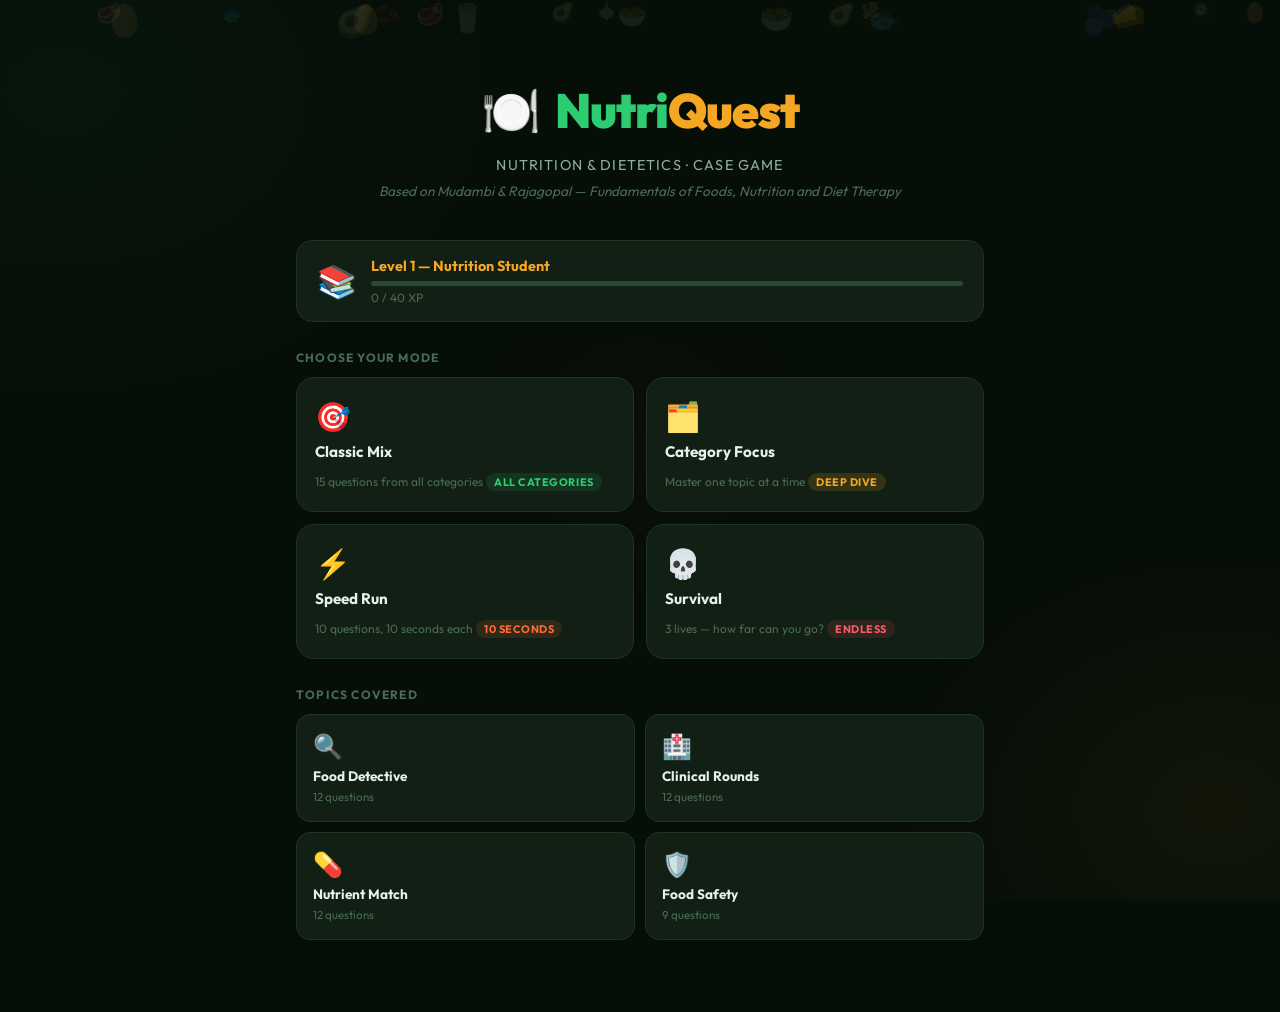
<file: index.html>
<!DOCTYPE html>
<html lang="en">
<head>
  <meta charset="UTF-8">
  <meta name="viewport" content="width=device-width, initial-scale=1.0">
  <title>NutriQuest — Nutrition & Dietetics Game</title>
  <meta name="description" content="Learn nutrition and dietetics through clinical case scenarios. Based on Mudambi & Rajagopal.">
  <link rel="stylesheet" href="style.css">
</head>
<body>

<!-- ════════════════════════════════════
  HOME SCREEN
════════════════════════════════════ -->
<div class="screen" id="screen-home">
  <div class="wrap">

    <div class="home-hero">
      <div class="logo-wrap">
        <span class="logo-icon">🍽️</span>
        <div class="logo-text">
          <span>Nutri</span><span>Quest</span>
        </div>
      </div>
      <div class="home-tagline">Nutrition &amp; Dietetics · Case Game</div>
      <div class="home-subtitle">Based on Mudambi &amp; Rajagopal — Fundamentals of Foods, Nutrition and Diet Therapy</div>
    </div>

    <!-- XP / Level bar -->
    <div class="home-xp-bar">
      <span class="xp-level-badge" id="xp-badge-emoji">📚</span>
      <div class="xp-info">
        <div class="xp-level-name" id="xp-level-name">Level 1 — Nutrition Student</div>
        <div class="xp-track"><div class="xp-fill" id="xp-fill" style="width:0%"></div></div>
        <div class="xp-numbers" id="xp-numbers">0 / 40 XP</div>
      </div>
    </div>

    <!-- Game modes -->
    <div class="section-title">Choose your mode</div>
    <div class="mode-grid">

      <div class="mode-card" data-mode="classic" onclick="selectMode('classic')">
        <span class="mode-emoji">🎯</span>
        <span class="mode-name">Classic Mix</span>
        <span class="mode-desc">15 questions from all categories</span>
        <span class="mode-badge">All Categories</span>
      </div>

      <div class="mode-card" data-mode="category" onclick="selectMode('category')">
        <span class="mode-emoji">🗂️</span>
        <span class="mode-name">Category Focus</span>
        <span class="mode-desc">Master one topic at a time</span>
        <span class="mode-badge">Deep Dive</span>
      </div>

      <div class="mode-card" data-mode="speed" onclick="selectMode('speed')">
        <span class="mode-emoji">⚡</span>
        <span class="mode-name">Speed Run</span>
        <span class="mode-desc">10 questions, 10 seconds each</span>
        <span class="mode-badge">10 Seconds</span>
      </div>

      <div class="mode-card" data-mode="survival" onclick="selectMode('survival')">
        <span class="mode-emoji">💀</span>
        <span class="mode-name">Survival</span>
        <span class="mode-desc">3 lives — how far can you go?</span>
        <span class="mode-badge">Endless</span>
      </div>

    </div>

    <!-- Categories preview -->
    <div class="section-title">Topics covered</div>
    <div class="cat-grid" style="margin-bottom:40px;">
      <div class="cat-card" style="cursor:default;">
        <span class="cat-emoji">🔍</span>
        <span class="cat-name">Food Detective</span>
        <span class="cat-count">12 questions</span>
      </div>
      <div class="cat-card" style="cursor:default;">
        <span class="cat-emoji">🏥</span>
        <span class="cat-name">Clinical Rounds</span>
        <span class="cat-count">12 questions</span>
      </div>
      <div class="cat-card" style="cursor:default;">
        <span class="cat-emoji">💊</span>
        <span class="cat-name">Nutrient Match</span>
        <span class="cat-count">12 questions</span>
      </div>
      <div class="cat-card" style="cursor:default;">
        <span class="cat-emoji">🛡️</span>
        <span class="cat-name">Food Safety</span>
        <span class="cat-count">9 questions</span>
      </div>
    </div>

  </div>
</div>

<!-- ════════════════════════════════════
  SETUP SCREEN (category/diff pickers)
  — rendered dynamically by game.js —
════════════════════════════════════ -->
<div class="screen" id="screen-setup">
  <div class="wrap" style="padding: 32px 0;"></div>
</div>

<!-- ════════════════════════════════════
  GAME SCREEN
════════════════════════════════════ -->
<div class="screen" id="screen-game">

  <!-- Sticky header -->
  <div class="game-header">
    <div class="game-topbar">

      <div class="game-stat score-stat">
        <span class="s-label">Score</span>
        <span class="s-val" id="stat-score">0</span>
      </div>

      <div class="game-stat streak-stat" id="streak-stat">
        <span class="s-label">Streak</span>
        <span class="s-val" id="stat-streak">0</span>🔥
      </div>

      <div class="game-stat" id="q-count-stat">
        <span class="s-label">Q</span>
        <span class="s-val" id="q-count">1/15</span>
      </div>

      <!-- Multiplier badge (hidden by default) -->
      <div class="game-stat multiplier-active" id="mult-badge" style="display:none;"></div>

      <!-- Lives (survival only) -->
      <div class="game-stat lives-stat" id="lives-wrap" style="display:none;">
        <div class="lives-row" id="lives-display">
          <span class="life">❤️</span>
          <span class="life">❤️</span>
          <span class="life">❤️</span>
        </div>
      </div>

    </div>

    <!-- Overall progress -->
    <div class="progress-wrap">
      <div class="progress-fill" id="progress-fill" style="width:0%"></div>
    </div>

    <!-- Timer -->
    <div class="timer-wrap" id="timer-wrap">
      <div class="timer-bar-track">
        <div class="timer-bar-fill" id="timer-fill" style="width:100%"></div>
      </div>
      <span class="timer-num" id="timer-num">25</span>
    </div>

  </div><!-- /game-header -->

  <!-- Game body -->
  <div class="game-body">
    <div class="wrap">

      <!-- Question card -->
      <div class="q-card" id="q-card">

        <!-- Card header: badges + Q number -->
        <div class="q-card-header">
          <span class="q-cat-badge food" id="q-cat-badge">🔍 Food Detective</span>
          <span class="q-diff-badge easy" id="q-diff-badge">🌱 Easy</span>
          <span class="q-num" id="q-num">Q1/15</span>
        </div>

        <!-- Big food emoji -->
        <div class="q-emoji-wrap">
          <span class="q-emoji" id="q-emoji">🥕</span>
        </div>

        <!-- Question text -->
        <div class="q-text" id="q-text">Loading question...</div>

        <!-- Options 2×2 grid -->
        <div class="options-grid" id="options-container">
          <!-- Rendered by game.js -->
        </div>

      </div><!-- /q-card -->

      <!-- Feedback strip -->
      <div class="feedback-strip" id="feedback-strip"></div>

      <!-- Next button -->
      <button class="btn-next" id="btn-next" onclick="nextQuestion()">Next Question →</button>

    </div>
  </div>

</div><!-- /screen-game -->

<!-- ════════════════════════════════════
  END / RESULTS SCREEN
════════════════════════════════════ -->
<div class="screen" id="screen-end">
  <div class="wrap">
    <div class="end-card">

      <span class="end-emoji" id="end-emoji">🏆</span>
      <div class="end-title" id="end-title">Outstanding!</div>
      <div class="end-sub" id="end-sub">You think like a Chief Dietitian.</div>

      <div class="score-display" id="end-score">0</div>
      <div class="score-denom" id="end-denom">out of 0 correct</div>

      <div class="stats-grid">
        <div class="stat-box">
          <span class="stat-box-val" id="stat-pts">0</span>
          <span class="stat-box-label">Total Points</span>
        </div>
        <div class="stat-box">
          <span class="stat-box-val" id="stat-best-streak">0</span>
          <span class="stat-box-label">Best Streak</span>
        </div>
        <div class="stat-box">
          <span class="stat-box-val" id="stat-pct">0%</span>
          <span class="stat-box-label">Accuracy</span>
        </div>
      </div>

      <!-- XP gained -->
      <div class="xp-gained">
        <span class="xp-gained-icon">⭐</span>
        <div class="xp-gained-text">
          <div class="xp-gained-label">Experience earned</div>
          <div class="xp-gained-val" id="xp-gained-val">+0 XP</div>
          <div class="xp-gained-label" id="xp-gained-level"></div>
        </div>
      </div>

      <!-- Category breakdown -->
      <div class="cat-breakdown">
        <div class="breakdown-title">Performance by category</div>
        <div id="cat-breakdown-rows"></div>
      </div>

      <button class="btn-restart" onclick="restartSame()">Play Again 🔄</button>
      <button class="btn-home" onclick="goHome()">← Back to Home</button>

    </div>
  </div>
</div><!-- /screen-end -->

<!-- ════ Scripts ════ -->
<script src="questions.js"></script>
<script src="game.js"></script>

</body>
</html>
</file>
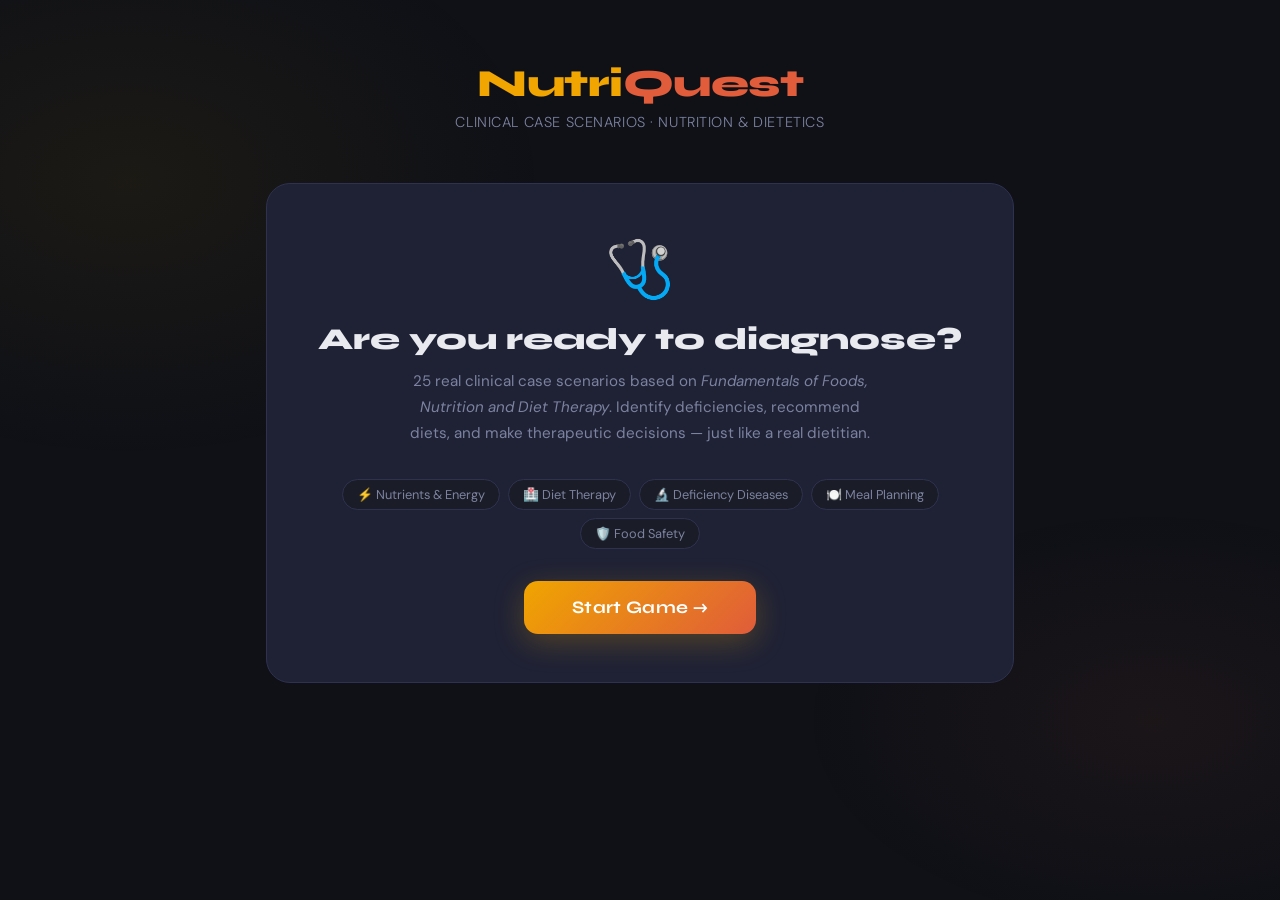
<file: NutriQuest.html>
<!DOCTYPE html>
<html lang="en">
<head>
<meta charset="UTF-8">
<meta name="viewport" content="width=device-width, initial-scale=1.0">
<title>NutriQuest — Nutrition Case Challenge</title>
<link href="https://fonts.googleapis.com/css2?family=Syne:wght@400;600;700;800&family=DM+Sans:ital,wght@0,300;0,400;0,500;1,300&display=swap" rel="stylesheet">
<style>
  :root {
    --bg: #0f1117;
    --surface: #1a1d27;
    --card: #1f2235;
    --border: #2e3250;
    --accent: #f0a500;
    --accent2: #e05c3a;
    --green: #3dd68c;
    --red: #f05c5c;
    --text: #e8eaf0;
    --muted: #7c82a0;
    --highlight: #2a2f4a;
  }

  * { margin: 0; padding: 0; box-sizing: border-box; }

  body {
    font-family: 'DM Sans', sans-serif;
    background: var(--bg);
    color: var(--text);
    min-height: 100vh;
    overflow-x: hidden;
  }

  /* Animated background */
  body::before {
    content: '';
    position: fixed;
    inset: 0;
    background:
      radial-gradient(ellipse 600px 400px at 10% 20%, rgba(240,165,0,0.06) 0%, transparent 70%),
      radial-gradient(ellipse 500px 300px at 90% 80%, rgba(224,92,58,0.06) 0%, transparent 70%);
    pointer-events: none;
    z-index: 0;
  }

  .wrapper {
    position: relative;
    z-index: 1;
    max-width: 780px;
    margin: 0 auto;
    padding: 20px 16px 60px;
  }

  /* Header */
  .header {
    text-align: center;
    padding: 40px 0 32px;
  }
  .logo {
    font-family: 'Syne', sans-serif;
    font-size: 2.4rem;
    font-weight: 800;
    letter-spacing: -0.5px;
  }
  .logo span.n { color: var(--accent); }
  .logo span.q { color: var(--accent2); }
  .tagline {
    color: var(--muted);
    font-size: 0.9rem;
    margin-top: 6px;
    font-weight: 300;
    letter-spacing: 0.04em;
    text-transform: uppercase;
  }

  /* Progress bar */
  .progress-track {
    background: var(--border);
    height: 4px;
    border-radius: 4px;
    margin-bottom: 24px;
    overflow: hidden;
  }
  .progress-fill {
    height: 100%;
    background: linear-gradient(90deg, var(--accent), var(--accent2));
    border-radius: 4px;
    transition: width 0.4s ease;
  }

  /* Stats row */
  .stats-row {
    display: flex;
    gap: 10px;
    margin-bottom: 28px;
    flex-wrap: wrap;
  }
  .stat-chip {
    background: var(--surface);
    border: 1px solid var(--border);
    border-radius: 100px;
    padding: 6px 14px;
    font-size: 0.82rem;
    font-weight: 500;
    display: flex;
    align-items: center;
    gap: 6px;
  }
  .stat-chip .val { color: var(--accent); font-weight: 700; font-family: 'Syne', sans-serif; }
  .stat-chip.streak .val { color: var(--accent2); }
  .stat-chip.category .val { color: #a78bfa; font-size: 0.75rem; }

  /* Case card */
  .case-card {
    background: var(--card);
    border: 1px solid var(--border);
    border-radius: 20px;
    padding: 28px 30px;
    margin-bottom: 20px;
    animation: slideIn 0.35s ease;
  }
  @keyframes slideIn {
    from { opacity: 0; transform: translateY(18px); }
    to { opacity: 1; transform: translateY(0); }
  }

  .case-label {
    display: inline-flex;
    align-items: center;
    gap: 6px;
    background: var(--highlight);
    border: 1px solid var(--border);
    border-radius: 8px;
    padding: 4px 12px;
    font-size: 0.75rem;
    color: var(--muted);
    text-transform: uppercase;
    letter-spacing: 0.06em;
    margin-bottom: 14px;
    font-weight: 500;
  }
  .case-label .dot {
    width: 6px; height: 6px;
    border-radius: 50%;
    background: var(--accent);
    animation: pulse 2s infinite;
  }
  @keyframes pulse {
    0%, 100% { opacity: 1; }
    50% { opacity: 0.3; }
  }

  .q-number {
    font-size: 0.75rem;
    color: var(--muted);
    margin-bottom: 8px;
    font-family: 'Syne', sans-serif;
    letter-spacing: 0.05em;
  }

  .scenario {
    font-size: 1.05rem;
    line-height: 1.75;
    color: var(--text);
    font-weight: 400;
    margin-bottom: 10px;
  }
  .scenario strong {
    color: var(--accent);
    font-weight: 600;
  }

  .question {
    font-family: 'Syne', sans-serif;
    font-size: 1.1rem;
    font-weight: 700;
    margin-top: 18px;
    margin-bottom: 20px;
    color: #fff;
    line-height: 1.45;
  }

  /* Options */
  .options {
    display: flex;
    flex-direction: column;
    gap: 10px;
  }

  .option-btn {
    background: var(--surface);
    border: 1.5px solid var(--border);
    border-radius: 14px;
    padding: 14px 20px;
    text-align: left;
    cursor: pointer;
    font-family: 'DM Sans', sans-serif;
    font-size: 0.97rem;
    color: var(--text);
    transition: all 0.18s ease;
    display: flex;
    align-items: flex-start;
    gap: 12px;
    line-height: 1.5;
  }
  .option-btn:hover:not(:disabled) {
    border-color: var(--accent);
    background: var(--highlight);
    transform: translateX(4px);
  }
  .option-btn .letter {
    min-width: 26px;
    height: 26px;
    border-radius: 8px;
    background: var(--highlight);
    border: 1px solid var(--border);
    display: flex;
    align-items: center;
    justify-content: center;
    font-family: 'Syne', sans-serif;
    font-size: 0.8rem;
    font-weight: 700;
    color: var(--muted);
    flex-shrink: 0;
    transition: all 0.18s;
  }
  .option-btn:hover:not(:disabled) .letter {
    background: var(--accent);
    color: #000;
    border-color: var(--accent);
  }
  .option-btn.correct {
    border-color: var(--green);
    background: rgba(61,214,140,0.08);
  }
  .option-btn.correct .letter {
    background: var(--green);
    color: #000;
    border-color: var(--green);
  }
  .option-btn.wrong {
    border-color: var(--red);
    background: rgba(240,92,92,0.08);
  }
  .option-btn.wrong .letter {
    background: var(--red);
    color: #fff;
    border-color: var(--red);
  }
  .option-btn:disabled { cursor: default; transform: none; }

  /* Feedback box */
  .feedback-box {
    border-radius: 14px;
    padding: 18px 20px;
    margin-top: 16px;
    font-size: 0.93rem;
    line-height: 1.65;
    display: none;
    animation: fadeUp 0.3s ease;
  }
  @keyframes fadeUp {
    from { opacity: 0; transform: translateY(8px); }
    to { opacity: 1; transform: translateY(0); }
  }
  .feedback-box.show { display: block; }
  .feedback-box.correct-fb {
    background: rgba(61,214,140,0.08);
    border: 1px solid rgba(61,214,140,0.3);
  }
  .feedback-box.wrong-fb {
    background: rgba(240,92,92,0.07);
    border: 1px solid rgba(240,92,92,0.25);
  }
  .feedback-title {
    font-family: 'Syne', sans-serif;
    font-weight: 700;
    font-size: 1rem;
    margin-bottom: 6px;
  }
  .feedback-title.ok { color: var(--green); }
  .feedback-title.bad { color: var(--red); }
  .feedback-ref {
    margin-top: 10px;
    padding-top: 10px;
    border-top: 1px solid var(--border);
    color: var(--muted);
    font-size: 0.82rem;
    font-style: italic;
  }

  /* Next button */
  .next-btn {
    display: none;
    margin-top: 18px;
    width: 100%;
    padding: 15px;
    background: linear-gradient(135deg, var(--accent), var(--accent2));
    border: none;
    border-radius: 14px;
    color: #fff;
    font-family: 'Syne', sans-serif;
    font-size: 1rem;
    font-weight: 700;
    cursor: pointer;
    letter-spacing: 0.02em;
    transition: opacity 0.2s, transform 0.2s;
  }
  .next-btn:hover { opacity: 0.9; transform: scale(0.99); }
  .next-btn.show { display: block; }

  /* Score screen */
  #score-screen {
    display: none;
    text-align: center;
    animation: slideIn 0.5s ease;
  }
  #score-screen.show { display: block; }

  .score-card {
    background: var(--card);
    border: 1px solid var(--border);
    border-radius: 24px;
    padding: 48px 36px;
    margin-bottom: 24px;
  }
  .score-emoji { font-size: 4rem; margin-bottom: 16px; }
  .score-title {
    font-family: 'Syne', sans-serif;
    font-size: 2rem;
    font-weight: 800;
    margin-bottom: 8px;
  }
  .score-subtitle { color: var(--muted); font-size: 0.95rem; margin-bottom: 32px; }
  .score-big {
    font-family: 'Syne', sans-serif;
    font-size: 5rem;
    font-weight: 800;
    line-height: 1;
    background: linear-gradient(135deg, var(--accent), var(--accent2));
    -webkit-background-clip: text;
    -webkit-text-fill-color: transparent;
    background-clip: text;
    margin-bottom: 8px;
  }
  .score-denom { color: var(--muted); font-size: 1rem; margin-bottom: 32px; }

  .score-breakdown {
    display: grid;
    grid-template-columns: 1fr 1fr 1fr;
    gap: 14px;
    margin-bottom: 32px;
  }
  .sb-item {
    background: var(--surface);
    border: 1px solid var(--border);
    border-radius: 14px;
    padding: 16px 12px;
  }
  .sb-val {
    font-family: 'Syne', sans-serif;
    font-size: 1.8rem;
    font-weight: 800;
    color: var(--accent);
    display: block;
  }
  .sb-label { color: var(--muted); font-size: 0.78rem; margin-top: 2px; }

  .restart-btn {
    width: 100%;
    padding: 16px;
    background: linear-gradient(135deg, var(--accent), var(--accent2));
    border: none;
    border-radius: 14px;
    color: #fff;
    font-family: 'Syne', sans-serif;
    font-size: 1.05rem;
    font-weight: 700;
    cursor: pointer;
    letter-spacing: 0.02em;
    transition: opacity 0.2s;
  }
  .restart-btn:hover { opacity: 0.9; }

  /* Category badge colors */
  .cat-nutrients { color: #60a5fa; }
  .cat-diet { color: #f472b6; }
  .cat-deficiency { color: #fb923c; }
  .cat-meal { color: #34d399; }
  .cat-food { color: #a78bfa; }

  /* Start screen */
  #start-screen {
    text-align: center;
    padding: 20px 0;
  }
  .start-card {
    background: var(--card);
    border: 1px solid var(--border);
    border-radius: 24px;
    padding: 48px 36px;
    margin-bottom: 24px;
  }
  .start-hero { font-size: 3.5rem; margin-bottom: 16px; }
  .start-title {
    font-family: 'Syne', sans-serif;
    font-size: 1.9rem;
    font-weight: 800;
    margin-bottom: 12px;
    line-height: 1.2;
  }
  .start-desc {
    color: var(--muted);
    font-size: 0.95rem;
    line-height: 1.7;
    max-width: 480px;
    margin: 0 auto 32px;
  }
  .category-pills {
    display: flex;
    flex-wrap: wrap;
    justify-content: center;
    gap: 8px;
    margin-bottom: 32px;
  }
  .pill {
    background: var(--surface);
    border: 1px solid var(--border);
    border-radius: 100px;
    padding: 6px 14px;
    font-size: 0.8rem;
    color: var(--muted);
  }
  .start-btn {
    padding: 16px 48px;
    background: linear-gradient(135deg, var(--accent), var(--accent2));
    border: none;
    border-radius: 14px;
    color: #fff;
    font-family: 'Syne', sans-serif;
    font-size: 1.1rem;
    font-weight: 700;
    cursor: pointer;
    letter-spacing: 0.02em;
    transition: transform 0.2s, opacity 0.2s;
    box-shadow: 0 8px 30px rgba(240,165,0,0.25);
  }
  .start-btn:hover { transform: scale(1.03); opacity: 0.95; }

  #game-screen { display: none; }
</style>
</head>
<body>
<div class="wrapper">

  <div class="header">
    <div class="logo">
      <span class="n">Nutri</span><span class="q">Quest</span>
    </div>
    <div class="tagline">Clinical Case Scenarios · Nutrition & Dietetics</div>
  </div>

  <!-- START SCREEN -->
  <div id="start-screen">
    <div class="start-card">
      <div class="start-hero">🩺</div>
      <div class="start-title">Are you ready to diagnose?</div>
      <div class="start-desc">
        25 real clinical case scenarios based on <em>Fundamentals of Foods, Nutrition and Diet Therapy</em>.
        Identify deficiencies, recommend diets, and make therapeutic decisions — just like a real dietitian.
      </div>
      <div class="category-pills">
        <div class="pill">⚡ Nutrients &amp; Energy</div>
        <div class="pill">🏥 Diet Therapy</div>
        <div class="pill">🔬 Deficiency Diseases</div>
        <div class="pill">🍽️ Meal Planning</div>
        <div class="pill">🛡️ Food Safety</div>
      </div>
      <button class="start-btn" onclick="startGame()">Start Game →</button>
    </div>
  </div>

  <!-- GAME SCREEN -->
  <div id="game-screen">
    <div class="progress-track">
      <div class="progress-fill" id="prog-bar" style="width:0%"></div>
    </div>
    <div class="stats-row">
      <div class="stat-chip">Score <span class="val" id="score-val">0</span></div>
      <div class="stat-chip streak">Streak 🔥 <span class="val" id="streak-val">0</span></div>
      <div class="stat-chip">Q <span class="val" id="qnum-val">1</span> / 25</div>
      <div class="stat-chip category">Category: <span class="val" id="cat-val">—</span></div>
    </div>
    <div class="case-card" id="case-card">
      <div class="case-label"><span class="dot"></span> Clinical Case</div>
      <div class="q-number" id="q-number"></div>
      <div class="scenario" id="scenario-text"></div>
      <div class="question" id="question-text"></div>
      <div class="options" id="options-container"></div>
      <div class="feedback-box" id="feedback-box">
        <div class="feedback-title" id="fb-title"></div>
        <div id="fb-body"></div>
        <div class="feedback-ref" id="fb-ref"></div>
      </div>
      <button class="next-btn" id="next-btn" onclick="nextQuestion()">Next Case →</button>
    </div>
  </div>

  <!-- SCORE SCREEN -->
  <div id="score-screen">
    <div class="score-card">
      <div class="score-emoji" id="score-emoji"></div>
      <div class="score-title" id="score-title"></div>
      <div class="score-subtitle" id="score-sub"></div>
      <div class="score-big" id="score-big"></div>
      <div class="score-denom">out of 25 correct</div>
      <div class="score-breakdown">
        <div class="sb-item">
          <span class="sb-val" id="sb-points"></span>
          <div class="sb-label">Total Points</div>
        </div>
        <div class="sb-item">
          <span class="sb-val" id="sb-streak"></span>
          <div class="sb-label">Best Streak</div>
        </div>
        <div class="sb-item">
          <span class="sb-val" id="sb-pct"></span>
          <div class="sb-label">Accuracy</div>
        </div>
      </div>
      <button class="restart-btn" onclick="restartGame()">Play Again 🔄</button>
    </div>
  </div>

</div>

<script>
const QUESTIONS = [
  {
    category: "Deficiency Diseases",
    scenario: "A <strong>4-year-old boy</strong> from rural Punjab is brought to a clinic. His mother reports that he struggles to see at dusk and keeps bumping into things after sunset. On examination, the child has dry, dull eyes with foam-like patches on the white of the eye (Bitot's spots), and his skin appears rough and scaly.",
    question: "What is the most likely nutritional deficiency, and which Pakistani food would be the most accessible therapeutic recommendation for this family?",
    options: [
      "Iron deficiency anaemia — recommend red meat daily",
      "Vitamin A deficiency — recommend liver, eggs, or orange/yellow vegetables like gajjar (carrots) and pumpkin",
      "Vitamin D deficiency — recommend sun exposure and milk",
      "Iodine deficiency — recommend iodised salt"
    ],
    correct: 1,
    explanation: "Night blindness and Bitot's spots are hallmark signs of Vitamin A deficiency — one of the most common nutritional deficiencies in Pakistani children. Vitamin A is found in liver, eggs, whole milk, and provitamin A carotenoids in orange/yellow vegetables like carrots (gajjar), pumpkin (kaddu), and leafy greens like spinach (palak).",
    ref: "Mudambi & Rajagopal, Ch. 8 — Fat-Soluble Vitamins; Ch. 13 — Disorders of Nutrition"
  },
  {
    category: "Nutrients & Energy",
    scenario: "A <strong>22-year-old female medical student</strong> in Islamabad reports constant fatigue, shortness of breath on climbing stairs, and pale inner eyelids. She eats little meat and relies heavily on roti, daal, and vegetables. Lab work shows haemoglobin of 9.2 g/dL and hypochromic microcytic red cells.",
    question: "What is the deficiency, and what dietary strategy best addresses it in a predominantly plant-based Pakistani diet?",
    options: [
      "Vitamin B12 deficiency — take dairy supplements",
      "Iron deficiency anaemia — increase non-haem iron from daal and spinach combined with Vitamin C sources like lemon juice to enhance absorption",
      "Folate deficiency — eat more whole grains",
      "Calcium deficiency — increase milk intake"
    ],
    correct: 1,
    explanation: "Hypochromic microcytic anaemia is classic iron deficiency. In a plant-based Pakistani diet, non-haem iron sources (daal, paalak, meat-free dishes) have lower absorption than haem iron. The key clinical strategy is pairing iron-rich foods with Vitamin C (e.g., lemon juice on daal, amla chutney) which converts ferric iron to ferrous form, dramatically improving absorption.",
    ref: "Mudambi & Rajagopal, Ch. 10 — Major and Trace Minerals; Ch. 13 — Disorders of Nutrition"
  },
  {
    category: "Diet Therapy",
    scenario: "A <strong>52-year-old businessman</strong> from Lahore is diagnosed with Type 2 Diabetes Mellitus. He weighs 88 kg at 5'8\" (obese). His typical meals include naan with mutton karahi, mithai after dinner, and 3 cups of sweet chai daily. Fasting blood glucose is 190 mg/dL.",
    question: "Which dietary modification is the MOST critical first step in his diabetic diet management?",
    options: [
      "Eliminate all fats from his diet completely",
      "Increase protein intake to 40% of total calories",
      "Control total carbohydrate intake, choose complex carbs over refined ones, and reduce sugar — replacing mithai and sweet chai with low-GI options",
      "Switch to a liquid diet for 3 months"
    ],
    correct: 2,
    explanation: "In Type 2 DM, carbohydrate management is the cornerstone of dietary therapy. Refined carbs and sugars (maida naan, mithai, sweet chai) cause rapid blood glucose spikes. The approach is: reduce total carbs, switch to complex low-GI carbs (brown rice, whole wheat), eliminate added sugars, distribute meals evenly, and combine with weight loss since his obesity significantly worsens insulin resistance.",
    ref: "Mudambi & Rajagopal, Ch. 28 — Nutrition in Diabetes Mellitus"
  },
  {
    category: "Nutrients & Energy",
    scenario: "A <strong>7-month-old exclusively breastfed infant</strong> is brought to a paediatrician in Peshawar. The baby's mother wears full purdah and rarely goes outdoors. X-ray shows cupped and frayed metaphyses, and the baby has softening of skull bones (craniotabes) with bowed legs appearing as growth progresses.",
    question: "What is the diagnosis and what is the primary nutritional intervention?",
    options: [
      "Scurvy — provide Vitamin C supplementation",
      "Rickets due to Vitamin D deficiency — supplement the infant with Vitamin D drops and advise safe sun exposure",
      "Kwashiorkor — provide high protein formula",
      "Fluorosis — change water source"
    ],
    correct: 1,
    explanation: "This is nutritional rickets from Vitamin D deficiency. The risk is compounded by exclusive breastfeeding (breast milk has minimal Vitamin D) and the mother's minimal sun exposure. Vitamin D is essential for calcium and phosphorus absorption for bone mineralisation. Management: Vitamin D drops for the infant, safe sun exposure, and ensuring dietary calcium from milk as complementary feeding begins.",
    ref: "Mudambi & Rajagopal, Ch. 8 — Fat-Soluble Vitamins; Ch. 16 — Nutrition for Infants"
  },
  {
    category: "Diet Therapy",
    scenario: "A <strong>45-year-old woman</strong> presents with total cholesterol 265 mg/dL, LDL 185 mg/dL, and triglycerides 220 mg/dL. She has a family history of heart disease. She loves eating fried pakoras, ghee-laden biryani, and full-fat cream. Her BP is 145/90 mmHg.",
    question: "Which dietary pattern most directly addresses her cardiovascular risk?",
    options: [
      "High-protein, low-carbohydrate diet with unlimited saturated fat",
      "Reduce saturated fats (ghee, cream, fried foods), increase omega-3 sources (fish, flaxseed), soluble fibre (oats, legumes), and choose unsaturated oils",
      "Eliminate all dietary fat including nuts and seeds",
      "Only reduce salt intake — fat does not affect cholesterol significantly"
    ],
    correct: 1,
    explanation: "Cardiovascular diet therapy targets LDL reduction and triglyceride control. Saturated fats (ghee, cream, coconut oil) raise LDL. Soluble fibre (oats, barley, daal) binds bile acids and lowers cholesterol. Omega-3 fatty acids (fatty fish, flaxseed) reduce triglycerides and inflammation. This is the standard therapeutic dietary approach for dyslipidaemia and hypertension.",
    ref: "Mudambi & Rajagopal, Ch. 29 — Nutrition in Cardiovascular Diseases; Ch. 5 — Fats and Lipids"
  },
  {
    category: "Deficiency Diseases",
    scenario: "A <strong>28-year-old pregnant woman</strong> in her first trimester lives in a mountain village in Gilgit-Baltistan where iodised salt is rarely available. She reports fatigue and feels cold all the time. On examination, a visible swelling at the front of the neck is present. Previous child had learning difficulties.",
    question: "What condition is present and what are the foetal risks if left untreated?",
    options: [
      "Goitre from Iodine deficiency — risk of cretinism (irreversible intellectual disability, growth retardation) in the foetus",
      "Vitamin A deficiency — risk of night blindness",
      "Iron deficiency — risk of preterm birth only",
      "Calcium deficiency — risk of maternal osteoporosis only"
    ],
    correct: 0,
    explanation: "Endemic goitre from iodine deficiency is common in mountainous regions where soil and water lack iodine. In pregnancy, it is a critical emergency: severe iodine deficiency can cause cretinism in the foetus — characterised by irreversible intellectual disability, deafness, and growth failure. Iodised salt is the most effective, lowest-cost prevention strategy at population level.",
    ref: "Mudambi & Rajagopal, Ch. 10 — Major and Trace Minerals; Ch. 13 — Disorders of Nutrition"
  },
  {
    category: "Nutrients & Energy",
    scenario: "A <strong>sports coach</strong> in Lahore asks you to review the diet of a 19-year-old sprinter who trains twice daily. The athlete complains of hitting a 'wall' mid-training, poor recovery, and losing muscle mass despite eating 'normally'. His diet is low in carbohydrates as he believes 'carbs make you fat'.",
    question: "Based on principles of sports nutrition, what is the primary correction needed?",
    options: [
      "Increase fat intake to 60% of diet for sustained energy",
      "Increase protein to 5g/kg/day to prevent muscle loss",
      "Increase complex carbohydrate intake — carbohydrates are the primary fuel for high-intensity exercise, replenish glycogen stores, and spare muscle protein",
      "Supplement with only B12 and iron"
    ],
    correct: 2,
    explanation: "Carbohydrates are the primary and most efficient fuel for high-intensity athletic performance. Glycogen stores in muscle and liver are depleted during training and must be replenished through dietary carbohydrates. When carbs are inadequate, the body catabolises muscle protein for gluconeogenesis — explaining the athlete's muscle loss. Complex carbs (brown rice, oats, whole wheat) should form ~55–65% of an athlete's diet.",
    ref: "Mudambi & Rajagopal, Ch. 12 — Nutrition for Fitness, Athletics and Sports; Ch. 4 — Carbohydrates"
  },
  {
    category: "Diet Therapy",
    scenario: "A <strong>55-year-old man</strong> with chronic kidney disease (Stage 3) is told by his nephrologist to follow a renal diet. He is confused — he thought 'healthy eating' meant lots of protein, fruits, and vegetables. His potassium is 5.8 mEq/L (high), phosphorus 5.2 mg/dL (high), and creatinine is rising.",
    question: "Which dietary restriction is most urgent for this patient right now?",
    options: [
      "Restrict vitamin C intake only",
      "Restrict protein AND potassium AND phosphorus — damaged kidneys cannot excrete these efficiently, leading to dangerous hyperkalaemia, bone disease, and further nephron damage",
      "Only restrict sodium and water",
      "Increase protein to repair damaged kidney tissue"
    ],
    correct: 1,
    explanation: "In CKD, the kidneys lose ability to excrete protein waste products (urea, creatinine), potassium, and phosphorus. Hyperkalaemia (K+ > 5.5) is life-threatening — it causes cardiac arrhythmias. High phosphorus causes renal osteodystrophy. Dietary protein restriction slows CKD progression. Potassium-rich 'healthy' foods like bananas, tomatoes, and potatoes must be LIMITED in CKD patients.",
    ref: "Mudambi & Rajagopal, Ch. 30 — Diet and Nutrition in Kidney Diseases"
  },
  {
    category: "Deficiency Diseases",
    scenario: "A <strong>2-year-old child</strong> from a low-income family is brought to a hospital with a pot belly, oedema (swelling) of the feet and face, reddish discolouration of hair, skin lesions, and extreme irritability. The family can only afford maize porridge (low in protein) as the main food.",
    question: "What is the condition and what is the immediate priority in management?",
    options: [
      "Marasmus — start high-calorie diet immediately",
      "Kwashiorkor — caused by severe protein deficiency with adequate or near-adequate calories. Immediate priority is careful protein refeeding with therapeutic foods",
      "Pellagra — niacin supplementation",
      "Scurvy — Vitamin C supplementation"
    ],
    correct: 1,
    explanation: "Kwashiorkor is protein deficiency with relatively preserved caloric intake — hence oedema (low albumin causes fluid shifts), skin and hair changes, and pot belly (fatty liver). It is distinct from Marasmus (both protein + calorie deficiency = wasting). Initial refeeding must be done carefully with therapeutic foods (e.g., F-75, then F-100 WHO formulas) — overfeeding can cause refeeding syndrome. This is a medical emergency.",
    ref: "Mudambi & Rajagopal, Ch. 13 — Disorders of Nutrition; Ch. 6 — Proteins and Amino Acids"
  },
  {
    category: "Nutrients & Energy",
    scenario: "A <strong>35-year-old woman</strong> follows a very strict vegetarian diet (no eggs, no dairy). She reports tingling and numbness in her hands and feet, difficulty walking straight, fatigue, and memory problems. Blood tests show large, abnormal red blood cells (megaloblastic anaemia) and low B12 levels.",
    question: "Which nutrient deficiency explains ALL of her symptoms and what is the risk if untreated?",
    options: [
      "Iron deficiency — treat with iron tablets",
      "Folate deficiency only — take folic acid",
      "Vitamin B12 deficiency — found almost exclusively in animal products. The neurological symptoms indicate subacute combined degeneration of the spinal cord which can become irreversible",
      "Thiamine deficiency — treat with B1 supplementation"
    ],
    correct: 2,
    explanation: "Vitamin B12 is found almost exclusively in animal products (meat, dairy, eggs). Strict vegans are at high risk of deficiency. While folate deficiency also causes megaloblastic anaemia, ONLY B12 deficiency causes neurological damage (demyelination of the spinal cord — subacute combined degeneration). The key clinical pearl: treating with folate alone can mask the anaemia but allow neurological damage to progress. B12 supplementation (injection or high-dose oral) is essential.",
    ref: "Mudambi & Rajagopal, Ch. 9 — Water-Soluble Vitamins"
  },
  {
    category: "Meal Planning",
    scenario: "A dietitian is planning a meal for a <strong>pregnant woman in her third trimester</strong>. She is vegetarian and her blood reports show borderline anaemia and low calcium. Her budget is modest and she lives in Karachi.",
    question: "Which combination of commonly available Pakistani foods best meets her increased iron AND calcium needs?",
    options: [
      "Only more roti and white rice",
      "Palak (spinach) sautéed with til (sesame seeds) and lemon juice, dahi (yoghurt), daal, and dried apricots — addressing both iron and calcium with an absorption enhancer",
      "Fried chicken and mithai",
      "Plain water and salad only"
    ],
    correct: 1,
    explanation: "Pregnancy dramatically increases iron (27 mg/day) and calcium (1200 mg/day) requirements. Spinach provides non-haem iron and calcium; sesame seeds are calcium-dense; lemon juice (Vitamin C) enhances iron absorption; dahi provides highly bioavailable calcium; daal adds protein and iron; dried apricots (khubani) are iron-rich. This combination addresses both deficiencies with affordable, culturally appropriate foods.",
    ref: "Mudambi & Rajagopal, Ch. 15 — Meal Planning; Ch. 17 — Nutrition During Pregnancy and Lactation"
  },
  {
    category: "Diet Therapy",
    scenario: "A <strong>60-year-old man</strong> is recovering from surgery for oesophageal stricture. He cannot swallow solid or semi-solid food. He is losing weight rapidly and becoming weak. The surgical team asks the dietitian to design an appropriate feeding plan.",
    question: "What is the most appropriate dietary form for this patient?",
    options: [
      "Normal hospital diet with extra bread",
      "High-fibre diet to promote healing",
      "Full liquid or tube feeding (enteral nutrition) — complete nutrients in liquid form meeting all energy, protein, vitamin and mineral needs",
      "Fasting until the oesophagus heals completely"
    ],
    correct: 2,
    explanation: "Post-oesophageal surgery with stricture requires modification of diet consistency. A full liquid diet or nasogastric/nasojejunal tube feeding (enteral nutrition) ensures complete nutritional support without requiring swallowing. This is a foundational principle of diet therapy — always modify the FORM of nutrient delivery to meet physiological constraints while ensuring adequate nutrition to support healing.",
    ref: "Mudambi & Rajagopal, Ch. 23 — Adaptation of Normal Diet for Changing Needs; Ch. 26 — GI Tract Diseases"
  },
  {
    category: "Nutrients & Energy",
    scenario: "A nutritionist is teaching a women's group in rural Sindh. A woman says: <em>'I eat plenty — rice, roti, daal, oil. I am full after every meal. Why would I be malnourished?'</em>",
    question: "Which concept best explains why someone eating adequate calories can still be malnourished?",
    options: [
      "Malnourishment only occurs in underweight people",
      "Hidden hunger (micronutrient deficiency) — a diet adequate in energy but lacking essential vitamins and minerals (Vitamin A, iron, iodine, zinc) can cause serious health consequences without visible symptoms initially",
      "Malnutrition only comes from eating junk food",
      "Any person who feels full is nutritionally adequate"
    ],
    correct: 1,
    explanation: "This is 'Hidden Hunger' or micronutrient malnutrition. A diet high in staples (rice, roti) and low in diverse foods can meet calorie needs while lacking vitamins and minerals. The consequences (impaired immunity, poor cognition, pregnancy complications, blindness) are serious but not always immediately visible. This is why dietary diversity — fruits, vegetables, dairy, eggs, pulses — matters beyond just calorie quantity.",
    ref: "Mudambi & Rajagopal, Ch. 1 — Foods, Nutrition and Health; Ch. 13 — Disorders of Nutrition"
  },
  {
    category: "Food Safety",
    scenario: "A family in Hyderabad becomes ill 6 hours after eating <strong>rice that was cooked yesterday, kept at room temperature overnight</strong>, and reheated this morning. All members have vomiting and diarrhoea. The rice looked and smelled normal.",
    question: "What is the most likely cause and what food safety error was made?",
    options: [
      "Viral gastroenteritis from a family member — has nothing to do with the food",
      "Food poisoning — Bacillus cereus or Staphylococcus aureus toxin in improperly stored cooked rice. The error was leaving cooked starch at the 'danger zone' temperature (5°C–63°C) overnight, allowing bacterial multiplication",
      "Allergic reaction to rice protein",
      "Chemical contamination from the cooking pot"
    ],
    correct: 1,
    explanation: "Cooked rice left at room temperature is a classic food safety hazard. Bacillus cereus spores survive cooking, germinate, and produce heat-stable toxins during improper storage. The 'danger zone' (5–63°C) is where pathogens multiply rapidly. The food tasted and smelled NORMAL — toxins are not detectable by senses. Proper practice: refrigerate cooked rice within 2 hours, consume within 24 hours, reheat to 75°C+.",
    ref: "Mudambi & Rajagopal, Ch. 22 — Food Sanitation and Hygiene"
  },
  {
    category: "Nutrients & Energy",
    scenario: "A <strong>65-year-old woman</strong> with osteoporosis has a fracture of the hip after a minor fall. She has lived indoors most of her life, wears full covering, and has rarely consumed dairy. Her DEXA scan shows severely low bone density.",
    question: "Which two nutrients are most directly implicated in her bone loss, and what is the intervention?",
    options: [
      "Vitamin C and Iron — prescribe supplements only",
      "Protein and Zinc — increase meat consumption",
      "Calcium and Vitamin D — calcium provides bone mineral density; Vitamin D is required for calcium absorption. Intervention includes calcium-rich foods (dahi, paneer, til) plus Vitamin D supplementation and safe sun exposure",
      "Carbohydrates and fibre — increase whole grains"
    ],
    correct: 2,
    explanation: "Osteoporosis in post-menopausal women is primarily driven by inadequate calcium intake throughout life and low Vitamin D (needed for intestinal calcium absorption). Peak bone mass is set in the 20s — lifetime low dairy and sun exposure are major contributors in Pakistani women due to cultural practices. Treatment includes calcium-rich foods (dahi, paneer, green leafy vegetables, sesame seeds) and Vitamin D supplementation.",
    ref: "Mudambi & Rajagopal, Ch. 8 — Fat-Soluble Vitamins; Ch. 10 — Major and Trace Minerals"
  },
  {
    category: "Diet Therapy",
    scenario: "A <strong>40-year-old man</strong> with cirrhosis of the liver from chronic hepatitis is admitted with confusion, hand tremors, and a characteristic flapping movement of the wrists (asterixis). Ammonia levels are very high. He has been eating a high-protein diet thinking it would 'strengthen' his liver.",
    question: "How should his dietary protein be managed?",
    options: [
      "Increase protein further to 3g/kg to support liver repair",
      "Restrict dietary protein during acute hepatic encephalopathy — the damaged liver cannot convert ammonia (from protein metabolism) to urea. Prefer vegetable/dairy proteins over meat proteins, and ensure adequate calories from carbohydrates",
      "Eliminate all nutrition — total fasting",
      "Give only fat-based nutrition"
    ],
    correct: 1,
    explanation: "Hepatic encephalopathy occurs when the failing liver cannot detoxify ammonia from protein catabolism. The brain is sensitive to ammonia toxicity (causing confusion, asterixis, coma). During acute episodes, protein intake is temporarily restricted. Once stable, moderate protein from vegetable/dairy sources is preferable to meat as it generates less ammonia. Adequate carbohydrate energy is essential to prevent the body from catabolising its own protein.",
    ref: "Mudambi & Rajagopal, Ch. 27 — Nutrition in Liver, Gallbladder and Pancreas Diseases"
  },
  {
    category: "Deficiency Diseases",
    scenario: "A <strong>public health nurse</strong> visits a coastal fishing village. She notices many adults have reddish-brown, rough scaly skin in sun-exposed areas, chronic diarrhoea, and some show signs of confusion. Their diet is almost exclusively maize (corn) with very little variety.",
    question: "What deficiency disease is this, and why is a maize-based diet specifically implicated?",
    options: [
      "Scurvy from Vitamin C deficiency in all corn diets",
      "Pellagra from Niacin (Vitamin B3) deficiency — niacin in maize is bound as niacytin and biologically unavailable. The 3 Ds: Dermatitis, Diarrhoea, Dementia are classic signs",
      "Beriberi from Thiamine deficiency in rice eaters only",
      "Rickets from Vitamin D deficiency"
    ],
    correct: 1,
    explanation: "Pellagra (niacin deficiency) is classically associated with maize-dependent diets because niacin in corn is bound in an unavailable form (niacytin) — unlike in wheat or rice. The classic '3 Ds': Dermatitis (sun-exposed skin), Diarrhoea, Dementia (if severe). Niacin can also be synthesised from tryptophan, but corn is also low in tryptophan. Diversifying diet and/or treating corn with alkali (traditional nixtamalisation) releases bound niacin.",
    ref: "Mudambi & Rajagopal, Ch. 9 — Water-Soluble Vitamins; Ch. 13 — Disorders of Nutrition"
  },
  {
    category: "Nutrients & Energy",
    scenario: "During a nutrition lecture, a student asks: <em>'Why do we recommend 25–38 grams of dietary fibre daily? My patient barely eats fibre and says their digestion is fine.'</em>",
    question: "Which of the following BEST explains the physiological roles of dietary fibre beyond bowel regularity?",
    options: [
      "Fibre is a direct energy source providing more than carbohydrates",
      "Fibre only prevents constipation and has no other role",
      "Soluble fibre lowers serum cholesterol and attenuates blood glucose spikes; insoluble fibre reduces colon cancer risk; both promote satiety, support gut microbiome, and reduce risk of cardiovascular disease and type 2 diabetes",
      "Fibre increases mineral absorption from all foods equally"
    ],
    correct: 2,
    explanation: "Dietary fibre has multiple metabolic roles. Soluble fibre (oats, beans, psyllium) binds bile acids in the gut, reducing LDL cholesterol, and slows glucose absorption, improving glycaemic control. Insoluble fibre (wheat bran, vegetable skins) speeds colonic transit, reducing carcinogen exposure. Both types feed the gut microbiome (prebiotic effect), supporting immune function. Adequate fibre intake is associated with reduced risk of heart disease, T2DM, colorectal cancer, and obesity.",
    ref: "Mudambi & Rajagopal, Ch. 4 — Carbohydrates; Ch. 14 — Food Guides for Adequate Diet"
  },
  {
    category: "Diet Therapy",
    scenario: "A <strong>30-year-old woman with Crohn's disease</strong> has frequent flare-ups with severe diarrhoea, abdominal cramping, and rectal bleeding. She has lost 8 kg in 3 months and labs show low albumin, anaemia, and low Vitamin B12. She can barely eat without pain.",
    question: "What is the nutritional management priority during an active flare?",
    options: [
      "High-fibre diet to bulk the stool",
      "Increase raw vegetables and fruits for vitamins",
      "Provide an elemental or polymeric enteral formula — easy to absorb, low residue, provides complete nutrition while resting the inflamed bowel; correct specific deficiencies (B12, iron, zinc)",
      "Restrict all food and rely solely on IV fluids"
    ],
    correct: 2,
    explanation: "In active inflammatory bowel disease (Crohn's), the inflamed intestinal mucosa cannot digest and absorb complex foods. A low-residue, easily absorbed enteral formula (elemental: pre-digested amino acids + simple sugars; or polymeric: whole protein) provides complete nutrition with minimal bowel stimulation, allows mucosal healing, and can induce remission. High-fibre foods worsen cramping and diarrhoea. Specific micronutrient correction is essential given malabsorption.",
    ref: "Mudambi & Rajagopal, Ch. 26 — Nutrition in Gastrointestinal Diseases"
  },
  {
    category: "Nutrients & Energy",
    scenario: "A <strong>construction labourer</strong> in Karachi works in summer heat (40°C+) for 10 hours daily. He drinks only water and develops muscle cramps, dizziness, and nausea. A colleague suggests he should drink a rehydration solution with salts instead of plain water.",
    question: "Why is oral rehydration solution (ORS) superior to plain water for this situation?",
    options: [
      "ORS tastes better so people drink more of it",
      "Plain water is enough — extra salts only cause hypertension",
      "Heavy sweating causes loss of water AND electrolytes (sodium, potassium, chloride). Drinking only plain water dilutes remaining electrolytes further causing hyponatraemia. ORS replaces both water and electrolytes, restoring the fluid-electrolyte balance",
      "ORS provides vitamins that prevent heat stroke"
    ],
    correct: 2,
    explanation: "Sweat contains not just water but significant sodium (major electrolyte). Drinking large amounts of plain water without replacing sodium can cause dilutional hyponatraemia — low blood sodium — which causes muscle cramps, confusion, and in severe cases, cerebral oedema. ORS contains sodium, potassium, chloride, and glucose (which enhances sodium absorption via the sodium-glucose co-transporter). This is also the physiological principle behind WHO-ORS for diarrhoeal disease.",
    ref: "Mudambi & Rajagopal, Ch. 11 — Water, Fluids, Electrolytes and Acid-Base Balance"
  },
  {
    category: "Meal Planning",
    scenario: "A <strong>dietitian is advising a low-income family of 5</strong> in Multan on improving nutritional quality without significantly increasing food budget. Their current diet is rice, plain roti, occasional daal, and seasonal vegetables. They rarely eat eggs, meat, or dairy.",
    question: "Which nutrition strategy would be MOST cost-effective for improving protein quality and micronutrient intake for this family?",
    options: [
      "Purchase expensive imported protein supplements",
      "Switch entirely to meat-based protein",
      "Increase use of locally available legumes (daal, channa, lobia) paired with cereals — this provides complementary amino acids and improves protein quality; add eggs (affordable protein), seasonal vegetables, and encourage consumption of organ meats when affordable",
      "Buy fortified breakfast cereals instead of rice"
    ],
    correct: 2,
    explanation: "The complementary protein principle: cereals (rice, wheat) are limiting in lysine; legumes (daal, channa) are limiting in methionine. Combining them in the same day (the traditional daal-roti) creates a complete amino acid profile comparable to animal protein. Eggs are among the most affordable complete protein sources. Seasonal vegetables maximise micronutrient intake at low cost. This is practical food guidance for food-insecure Pakistani families.",
    ref: "Mudambi & Rajagopal, Ch. 6 — Proteins and Amino Acids; Ch. 15 — Meal Planning for the Family"
  },
  {
    category: "Diet Therapy",
    scenario: "A <strong>cancer patient undergoing chemotherapy</strong> reports severe nausea, loss of appetite, mouth sores, and taste changes. She has lost 5 kg in 2 months. Her oncologist is concerned she cannot tolerate treatment due to malnutrition.",
    question: "Which nutritional strategies are most appropriate for managing treatment-related side effects?",
    options: [
      "Advise the patient to fast until chemotherapy is completed",
      "Serve large hot meals 3 times a day to maximise intake",
      "Offer small frequent meals, cold or room-temperature foods (less smell/nausea), soft textures for mouth sores, calorie-dense foods, and nutritional supplements to prevent treatment delays from malnutrition",
      "Switch to a raw food diet to fight cancer"
    ],
    correct: 2,
    explanation: "Chemotherapy causes nausea, mucositis (mouth sores), taste changes, and anorexia. Hot foods release more volatile compounds worsening nausea — cold/room temperature foods are better tolerated. Small frequent meals avoid overwhelming the gut. Soft, non-acidic foods reduce mucositis pain. Calorie-dense supplements (fortified milk, commercial formulas) maintain nutrition when food intake is poor. Adequate nutrition is crucial to tolerate further treatment.",
    ref: "Mudambi & Rajagopal, Ch. 31 — Nutrition in Cancer"
  },
  {
    category: "Nutrients & Energy",
    scenario: "A student is studying for exams and reads that <strong>proteins are classified as complete and incomplete</strong>. She asks: 'Does eating an incomplete protein mean it's useless?'",
    question: "Which statement BEST explains protein complementation and its practical application?",
    options: [
      "Incomplete proteins are useless and should never be consumed",
      "Only complete proteins from animal sources are needed — plant proteins are nutritionally irrelevant",
      "Incomplete proteins lack one or more essential amino acids but when COMBINED with complementary plant foods (e.g. rice + daal, wheat roti + lentils), a complete amino acid profile is achieved. Most South Asian diets naturally do this",
      "Protein quality does not matter — only quantity matters"
    ],
    correct: 2,
    explanation: "Protein quality refers to the presence of all 9 essential amino acids in adequate proportions. Animal proteins (eggs, meat, milk) are 'complete'. Plant proteins are individually 'incomplete' but can be complemented. Cereal + legume is the classic combination: rice/wheat provides methionine; daal/beans provide lysine. The body uses a pool of amino acids throughout the day, so complementary proteins do not even need to be in the same meal — within the same day is sufficient.",
    ref: "Mudambi & Rajagopal, Ch. 6 — Proteins and Amino Acids"
  },
  {
    category: "Food Safety",
    scenario: "A street food vendor in Lahore is reported to the health department. Investigators find the vendor handles raw chicken and then slices salad vegetables with the same knife without washing it. Several customers developed diarrhoea and vomiting 12–24 hours after eating.",
    question: "What food safety violation occurred and what is the correct practice?",
    options: [
      "The food was not cooked hot enough — temperature is the only issue",
      "Cross-contamination — pathogens (Salmonella, Campylobacter) from raw poultry transferred to ready-to-eat vegetables via contaminated knife/cutting board. Correct practice: separate boards and knives for raw meat and ready-to-eat foods, or wash and sanitise thoroughly between uses",
      "The customers had pre-existing illness unrelated to the food",
      "The chicken was the wrong cut — only certain cuts cause illness"
    ],
    correct: 1,
    explanation: "Cross-contamination is one of the most common causes of foodborne illness. Raw poultry commonly carries Salmonella and Campylobacter. Transferring these to vegetables that will not be cooked (like salad) bypasses the pathogen kill-step (cooking). The 4 Cs of food safety: Clean (handwashing, surfaces), Cook (adequate temperature), Chill (proper storage), and Cross-contamination prevention (separate equipment for raw and ready-to-eat foods).",
    ref: "Mudambi & Rajagopal, Ch. 22 — Food Sanitation and Hygiene"
  },
  {
    category: "Nutrients & Energy",
    scenario: "A <strong>medical student</strong> is reviewing the digestion chapter and asks: 'If a patient has had their ileum (last part of small intestine) surgically removed due to Crohn's disease, which specific nutrients will be most affected?'",
    question: "Which nutrients are specifically absorbed in the ileum and would be deficient after its removal?",
    options: [
      "Simple sugars and table salt only",
      "Vitamin C and Vitamin A exclusively",
      "Vitamin B12 (requires intrinsic factor receptor in ileum), bile salts (recycled here — their loss causes fat and fat-soluble vitamin malabsorption), and fat-soluble vitamins A, D, E, K",
      "Calcium and iron exclusively"
    ],
    correct: 2,
    explanation: "The terminal ileum has two critical and unique functions: (1) Vitamin B12 absorption — B12-intrinsic factor complex binds specific receptors in the ileum only. (2) Bile salt reabsorption (enterohepatic circulation) — without this, bile salts are lost in faeces, impairing fat emulsification and therefore absorption of all dietary fats and fat-soluble vitamins (A, D, E, K). This understanding is essential for post-ileostomy nutritional management.",
    ref: "Mudambi & Rajagopal, Ch. 2 — Digestion, Absorption and Utilisation of Nutrients"
  },
  {
    category: "Diet Therapy",
    scenario: "An <strong>HIV-positive patient on antiretroviral therapy (ART)</strong> asks their dietitian if they need to eat differently. They have low CD4 count, frequent infections, significant weight loss, and fatigue. They have heard 'eat clean' but don't know what this means for them.",
    question: "What are the core nutritional priorities for a person living with HIV/AIDS?",
    options: [
      "Restrict all food intake to reduce viral load",
      "Eat only raw, unprocessed food — cooking destroys immunity",
      "Maintain adequate energy and protein intake to prevent wasting, ensure food SAFETY (no raw/undercooked foods due to immunosuppression), supplement deficient micronutrients (Vitamin A, zinc, selenium), and avoid food-drug interactions with ART",
      "High-fat diet only to gain weight quickly"
    ],
    correct: 2,
    explanation: "In HIV/AIDS, the immune system is compromised, requiring extra vigilance on food safety — raw meat, unpasteurised dairy, raw sprouts are dangerous due to opportunistic pathogens. Nutritional goals: prevent HIV wasting (maintain lean body mass with adequate protein ~1.2–1.5g/kg), correct micronutrient deficiencies that impair immune function (Vitamin A, zinc, selenium), ensure energy adequacy, and be aware of ART-food interactions (e.g., grapefruit affects drug metabolism).",
    ref: "Mudambi & Rajagopal, Ch. 32 — Nutrition in Immune System Dysfunction and AIDS"
  }
];

let currentQ = 0;
let score = 0;
let points = 0;
let streak = 0;
let bestStreak = 0;
let answered = false;
let shuffled = [];

function shuffle(arr) {
  return [...arr].sort(() => Math.random() - 0.5);
}

function startGame() {
  shuffled = shuffle(QUESTIONS);
  currentQ = 0; score = 0; points = 0; streak = 0; bestStreak = 0;
  document.getElementById('start-screen').style.display = 'none';
  document.getElementById('game-screen').style.display = 'block';
  loadQuestion();
}

function loadQuestion() {
  answered = false;
  const q = shuffled[currentQ];
  const letters = ['A','B','C','D'];

  document.getElementById('prog-bar').style.width = ((currentQ / 25) * 100) + '%';
  document.getElementById('score-val').textContent = points;
  document.getElementById('streak-val').textContent = streak;
  document.getElementById('qnum-val').textContent = currentQ + 1;

  const catClass = {
    'Nutrients & Energy': 'cat-nutrients',
    'Diet Therapy': 'cat-diet',
    'Deficiency Diseases': 'cat-deficiency',
    'Meal Planning': 'cat-meal',
    'Food Safety': 'cat-food'
  }[q.category] || '';

  document.getElementById('cat-val').className = 'val ' + catClass;
  document.getElementById('cat-val').textContent = q.category;
  document.getElementById('q-number').textContent = `CASE ${currentQ + 1} OF 25`;
  document.getElementById('scenario-text').innerHTML = q.scenario;
  document.getElementById('question-text').textContent = q.question;

  const fb = document.getElementById('feedback-box');
  fb.className = 'feedback-box';
  fb.style.display = 'none';
  document.getElementById('next-btn').className = 'next-btn';

  const container = document.getElementById('options-container');
  container.innerHTML = '';
  const shuffledOpts = shuffle(q.options.map((o, i) => ({ text: o, orig: i })));

  shuffledOpts.forEach((opt, idx) => {
    const btn = document.createElement('button');
    btn.className = 'option-btn';
    btn.innerHTML = `<span class="letter">${letters[idx]}</span><span>${opt.text}</span>`;
    btn.onclick = () => selectAnswer(opt.orig === q.correct, btn, shuffledOpts, q);
    container.appendChild(btn);
  });
}

function selectAnswer(isCorrect, clickedBtn, opts, q) {
  if (answered) return;
  answered = true;

  const btns = document.querySelectorAll('.option-btn');
  btns.forEach((btn, i) => {
    btn.disabled = true;
    if (opts[i].orig === q.correct) btn.classList.add('correct');
  });

  const fb = document.getElementById('feedback-box');
  const fbTitle = document.getElementById('fb-title');
  const fbBody = document.getElementById('fb-body');
  const fbRef = document.getElementById('fb-ref');

  if (isCorrect) {
    clickedBtn.classList.add('correct');
    streak++;
    bestStreak = Math.max(bestStreak, streak);
    const bonusPoints = streak >= 3 ? 15 : 10;
    points += bonusPoints;
    score++;
    fb.className = 'feedback-box correct-fb show';
    fbTitle.className = 'feedback-title ok';
    fbTitle.textContent = streak >= 3 ? `✅ Correct! 🔥 ${streak}-streak bonus (+${bonusPoints}pts)` : '✅ Correct! (+10 pts)';
  } else {
    clickedBtn.classList.add('wrong');
    streak = 0;
    fb.className = 'feedback-box wrong-fb show';
    fbTitle.className = 'feedback-title bad';
    fbTitle.textContent = '❌ Not quite — here\'s why:';
  }

  fbBody.textContent = q.explanation;
  fbRef.textContent = '📖 ' + q.ref;
  fb.style.display = 'block';

  document.getElementById('score-val').textContent = points;
  document.getElementById('streak-val').textContent = streak;

  const nextBtn = document.getElementById('next-btn');
  nextBtn.textContent = currentQ < 24 ? 'Next Case →' : 'See Results →';
  nextBtn.classList.add('show');
}

function nextQuestion() {
  currentQ++;
  if (currentQ >= 25) {
    showResults();
  } else {
    loadQuestion();
    document.getElementById('case-card').style.animation = 'none';
    requestAnimationFrame(() => {
      document.getElementById('case-card').style.animation = 'slideIn 0.35s ease';
    });
  }
}

function showResults() {
  document.getElementById('game-screen').style.display = 'none';
  const ss = document.getElementById('score-screen');
  ss.classList.add('show');

  const pct = Math.round((score / 25) * 100);
  let emoji, title, sub;
  if (pct >= 88) { emoji = '🏆'; title = 'Outstanding Dietitian!'; sub = 'You have exceptional clinical nutrition knowledge.'; }
  else if (pct >= 72) { emoji = '🎓'; title = 'Well Done!'; sub = 'Solid clinical reasoning — keep reviewing the tricky ones.'; }
  else if (pct >= 56) { emoji = '📚'; title = 'Good Progress'; sub = 'Review the explanations and try again to strengthen your knowledge.'; }
  else { emoji = '🌱'; title = 'Keep Studying!'; sub = 'Every great dietitian started here. Review and try again!'; }

  document.getElementById('score-emoji').textContent = emoji;
  document.getElementById('score-title').textContent = title;
  document.getElementById('score-sub').textContent = sub;
  document.getElementById('score-big').textContent = score;
  document.getElementById('sb-points').textContent = points;
  document.getElementById('sb-streak').textContent = bestStreak;
  document.getElementById('sb-pct').textContent = pct + '%';
}

function restartGame() {
  document.getElementById('score-screen').classList.remove('show');
  document.getElementById('score-screen').style.display = '';
  document.getElementById('start-screen').style.display = 'block';
  document.getElementById('start-screen').style.display = '';
}
</script>
</body>
</html>
</file>
<file: style.css>
/* ═══════════════════════════════════════════════════════════════
   NutriQuest — Full Game Stylesheet
   Theme: Deep forest-floor dark, warm spice & herb accents
═══════════════════════════════════════════════════════════════ */

@import url('https://fonts.googleapis.com/css2?family=Outfit:wght@300;400;500;600;700;800;900&family=DM+Mono:wght@400;500&display=swap');

:root {
  --bg:          #060E08;
  --surface:     #0D1A10;
  --card:        #111F14;
  --card2:       #152019;
  --border:      #1E3524;
  --border2:     #2A4832;

  --gold:        #F5A623;
  --gold-dim:    rgba(245,166,35,0.15);
  --green:       #2ECC71;
  --green-dim:   rgba(46,204,113,0.12);
  --orange:      #FF6B35;
  --orange-dim:  rgba(255,107,53,0.13);
  --blue:        #45AAF2;
  --blue-dim:    rgba(69,170,242,0.12);
  --red:         #FC5C65;
  --red-dim:     rgba(252,92,101,0.12);

  --text:        #E4F2E8;
  --text-dim:    #8FAF97;
  --text-muted:  #4A6B54;

  /* difficulty */
  --easy:        #2ECC71;
  --medium:      #F5A623;
  --hard:        #FC5C65;

  /* cat colors */
  --cat-food:    #FF6B35;
  --cat-clinical:#2ECC71;
  --cat-nutrient:#45AAF2;
  --cat-safety:  #F5A623;
}

*, *::before, *::after { margin: 0; padding: 0; box-sizing: border-box; }

html { scroll-behavior: smooth; }

body {
  font-family: 'Outfit', sans-serif;
  background: var(--bg);
  color: var(--text);
  min-height: 100vh;
  overflow-x: hidden;
  font-size: 16px;
}

/* ── Background texture ── */
body::before {
  content: '';
  position: fixed; inset: 0; z-index: 0;
  background:
    radial-gradient(ellipse 700px 500px at 5% 10%,  rgba(46,204,113,0.04) 0%, transparent 70%),
    radial-gradient(ellipse 500px 400px at 95% 90%, rgba(245,166,35,0.05) 0%, transparent 70%),
    radial-gradient(ellipse 300px 300px at 50% 50%, rgba(255,107,53,0.02) 0%, transparent 70%);
  pointer-events: none;
}

/* ── Screen system ── */
.screen {
  display: none;
  position: relative;
  z-index: 1;
  min-height: 100vh;
}
.screen.active { display: flex; flex-direction: column; }

/* ── Wrapper ── */
.wrap {
  width: 100%;
  max-width: 720px;
  margin: 0 auto;
  padding: 0 16px;
}

/* ════════════════════════════════════════
   HOME SCREEN
════════════════════════════════════════ */
#screen-home {
  align-items: center;
  justify-content: center;
  padding: 32px 16px;
}

.home-hero {
  text-align: center;
  padding: 48px 0 40px;
  animation: fadeUp 0.6s ease both;
}

.logo-wrap {
  display: inline-flex;
  align-items: center;
  gap: 14px;
  margin-bottom: 16px;
}

.logo-icon {
  font-size: 3rem;
  animation: spin 8s linear infinite;
}
@keyframes spin {
  from { transform: rotate(0deg); }
  to   { transform: rotate(360deg); }
}

.logo-text {
  font-size: 3rem;
  font-weight: 900;
  letter-spacing: -1px;
  line-height: 1;
}
.logo-text span:nth-child(1) { color: var(--green); }
.logo-text span:nth-child(2) { color: var(--gold); }

.home-tagline {
  color: var(--text-dim);
  font-size: 0.9rem;
  font-weight: 400;
  letter-spacing: 0.08em;
  text-transform: uppercase;
  margin-bottom: 8px;
}

.home-subtitle {
  color: var(--text-muted);
  font-size: 0.85rem;
  font-style: italic;
}

/* XP bar on home */
.home-xp-bar {
  background: var(--card);
  border: 1px solid var(--border);
  border-radius: 16px;
  padding: 16px 20px;
  margin-bottom: 28px;
  display: flex;
  align-items: center;
  gap: 14px;
  animation: fadeUp 0.6s 0.1s ease both;
}
.xp-level-badge {
  font-size: 2rem;
  flex-shrink: 0;
}
.xp-info { flex: 1; }
.xp-level-name {
  font-weight: 700;
  font-size: 0.9rem;
  color: var(--gold);
}
.xp-track {
  height: 5px;
  background: var(--border2);
  border-radius: 10px;
  margin-top: 6px;
  overflow: hidden;
}
.xp-fill {
  height: 100%;
  background: linear-gradient(90deg, var(--green), var(--gold));
  border-radius: 10px;
  transition: width 0.8s cubic-bezier(.4,0,.2,1);
}
.xp-numbers {
  font-size: 0.75rem;
  color: var(--text-muted);
  margin-top: 4px;
}

/* Mode cards */
.section-title {
  font-size: 0.75rem;
  font-weight: 700;
  letter-spacing: 0.1em;
  text-transform: uppercase;
  color: var(--text-muted);
  margin-bottom: 12px;
  animation: fadeUp 0.5s 0.2s ease both;
}

.mode-grid {
  display: grid;
  grid-template-columns: 1fr 1fr;
  gap: 12px;
  margin-bottom: 28px;
  animation: fadeUp 0.5s 0.3s ease both;
}

.mode-card {
  background: var(--card);
  border: 1.5px solid var(--border);
  border-radius: 18px;
  padding: 20px 18px;
  cursor: pointer;
  transition: all 0.2s ease;
  text-align: left;
  position: relative;
  overflow: hidden;
}
.mode-card::before {
  content: '';
  position: absolute;
  inset: 0;
  background: var(--mode-color, transparent);
  opacity: 0;
  transition: opacity 0.2s;
  border-radius: inherit;
}
.mode-card:hover {
  border-color: var(--mode-color, var(--green));
  transform: translateY(-2px);
  box-shadow: 0 8px 32px rgba(0,0,0,0.3);
}
.mode-card:hover::before { opacity: 0.06; }
.mode-card:active { transform: translateY(0); }

.mode-card[data-mode="classic"]  { --mode-color: var(--green); }
.mode-card[data-mode="category"] { --mode-color: var(--gold); }
.mode-card[data-mode="speed"]    { --mode-color: var(--orange); }
.mode-card[data-mode="survival"] { --mode-color: var(--red); }

.mode-emoji { font-size: 1.8rem; margin-bottom: 8px; display: block; }
.mode-name {
  font-size: 0.95rem;
  font-weight: 700;
  color: var(--text);
  display: block;
  margin-bottom: 4px;
}
.mode-desc {
  font-size: 0.75rem;
  color: var(--text-muted);
  line-height: 1.4;
}
.mode-badge {
  display: inline-block;
  margin-top: 8px;
  padding: 2px 8px;
  border-radius: 100px;
  font-size: 0.68rem;
  font-weight: 700;
  text-transform: uppercase;
  letter-spacing: 0.05em;
}
.mode-card[data-mode="classic"]  .mode-badge { background: var(--green-dim); color: var(--green); }
.mode-card[data-mode="category"] .mode-badge { background: var(--gold-dim);  color: var(--gold); }
.mode-card[data-mode="speed"]    .mode-badge { background: var(--orange-dim);color: var(--orange); }
.mode-card[data-mode="survival"] .mode-badge { background: var(--red-dim);   color: var(--red); }

/* Category picker */
.cat-grid {
  display: grid;
  grid-template-columns: 1fr 1fr;
  gap: 10px;
  margin-bottom: 24px;
  animation: fadeUp 0.4s ease both;
}
.cat-card {
  background: var(--card);
  border: 1.5px solid var(--border);
  border-radius: 14px;
  padding: 16px;
  cursor: pointer;
  transition: all 0.18s ease;
  position: relative;
}
.cat-card:hover {
  transform: translateY(-2px);
  box-shadow: 0 6px 24px rgba(0,0,0,0.3);
}
.cat-card.selected {
  border-color: var(--cat-accent, var(--green));
  background: var(--cat-bg, var(--green-dim));
}
.cat-card[data-cat="food"]     { --cat-accent: var(--cat-food);    --cat-bg: var(--orange-dim); }
.cat-card[data-cat="clinical"] { --cat-accent: var(--cat-clinical); --cat-bg: var(--green-dim); }
.cat-card[data-cat="nutrient"] { --cat-accent: var(--cat-nutrient); --cat-bg: var(--blue-dim); }
.cat-card[data-cat="safety"]   { --cat-accent: var(--cat-safety);   --cat-bg: var(--gold-dim); }

.cat-emoji { font-size: 1.5rem; display: block; margin-bottom: 6px; }
.cat-name  { font-size: 0.85rem; font-weight: 700; display: block; }
.cat-count { font-size: 0.72rem; color: var(--text-muted); }

/* Difficulty picker */
.diff-grid {
  display: grid;
  grid-template-columns: 1fr 1fr 1fr;
  gap: 10px;
  margin-bottom: 24px;
  animation: fadeUp 0.4s ease both;
}
.diff-card {
  background: var(--card);
  border: 1.5px solid var(--border);
  border-radius: 14px;
  padding: 16px 12px;
  cursor: pointer;
  transition: all 0.18s ease;
  text-align: center;
}
.diff-card:hover { transform: translateY(-2px); }
.diff-card.selected { border-color: var(--diff-accent); background: var(--diff-bg); }
.diff-card[data-diff="easy"]   { --diff-accent: var(--easy);   --diff-bg: var(--green-dim); }
.diff-card[data-diff="medium"] { --diff-accent: var(--medium); --diff-bg: var(--gold-dim); }
.diff-card[data-diff="hard"]   { --diff-accent: var(--hard);   --diff-bg: var(--red-dim); }
.diff-card[data-diff="mix"]    { --diff-accent: var(--blue);   --diff-bg: var(--blue-dim); }

.diff-emoji { font-size: 1.4rem; display: block; margin-bottom: 6px; }
.diff-label { font-size: 0.82rem; font-weight: 700; display: block; }
.diff-pts   { font-size: 0.7rem; color: var(--text-muted); margin-top: 2px; }

/* Primary button */
.btn-primary {
  display: block;
  width: 100%;
  padding: 16px;
  background: linear-gradient(135deg, var(--green), #16a34a);
  border: none;
  border-radius: 16px;
  color: #fff;
  font-family: 'Outfit', sans-serif;
  font-size: 1.05rem;
  font-weight: 800;
  cursor: pointer;
  letter-spacing: 0.02em;
  transition: all 0.2s ease;
  box-shadow: 0 4px 20px rgba(46,204,113,0.25);
}
.btn-primary:hover { transform: translateY(-1px); box-shadow: 0 8px 28px rgba(46,204,113,0.35); }
.btn-primary:active { transform: translateY(0); }
.btn-primary:disabled { opacity: 0.4; cursor: default; transform: none; }

/* Back button */
.btn-back {
  background: none;
  border: 1px solid var(--border2);
  border-radius: 10px;
  color: var(--text-dim);
  font-family: 'Outfit', sans-serif;
  font-size: 0.85rem;
  padding: 8px 14px;
  cursor: pointer;
  transition: all 0.15s;
  margin-bottom: 16px;
  display: inline-flex;
  align-items: center;
  gap: 6px;
}
.btn-back:hover { border-color: var(--border2); color: var(--text); background: var(--surface); }

/* ════════════════════════════════════════
   GAME SCREEN
════════════════════════════════════════ */
#screen-game {
  padding: 0;
  min-height: 100vh;
}

.game-header {
  position: sticky;
  top: 0;
  z-index: 10;
  background: var(--bg);
  border-bottom: 1px solid var(--border);
  padding: 10px 16px;
}

.game-topbar {
  display: flex;
  align-items: center;
  gap: 10px;
  max-width: 720px;
  margin: 0 auto;
  flex-wrap: wrap;
}

.game-stat {
  background: var(--surface);
  border: 1px solid var(--border);
  border-radius: 10px;
  padding: 5px 12px;
  font-size: 0.8rem;
  font-weight: 600;
  display: flex;
  align-items: center;
  gap: 5px;
  white-space: nowrap;
}
.game-stat .s-val {
  font-family: 'DM Mono', monospace;
  font-size: 0.85rem;
}
.game-stat.score-stat .s-val { color: var(--gold); }
.game-stat.streak-stat .s-val { color: var(--orange); }
.game-stat.lives-stat .s-val { color: var(--red); }
.game-stat .s-label { color: var(--text-muted); }

.game-stat.multiplier-active {
  border-color: var(--orange);
  background: var(--orange-dim);
  animation: glow 1s ease infinite alternate;
}
@keyframes glow {
  from { box-shadow: 0 0 0 rgba(255,107,53,0); }
  to   { box-shadow: 0 0 12px rgba(255,107,53,0.4); }
}

.progress-wrap {
  background: var(--border);
  height: 3px;
  border-radius: 3px;
  margin-top: 8px;
  max-width: 720px;
  margin: 8px auto 0;
  overflow: hidden;
}
.progress-fill {
  height: 100%;
  background: linear-gradient(90deg, var(--green), var(--gold));
  border-radius: 3px;
  transition: width 0.5s ease;
}

/* Timer bar */
.timer-wrap {
  max-width: 720px;
  margin: 0 auto;
  padding-top: 6px;
  display: flex;
  align-items: center;
  gap: 10px;
}
.timer-bar-track {
  flex: 1;
  height: 6px;
  background: var(--border);
  border-radius: 6px;
  overflow: hidden;
}
.timer-bar-fill {
  height: 100%;
  border-radius: 6px;
  transition: width 1s linear, background 0.3s;
  background: var(--green);
}
.timer-bar-fill.warn  { background: var(--medium); }
.timer-bar-fill.urgent { background: var(--hard); }
.timer-num {
  font-family: 'DM Mono', monospace;
  font-size: 0.9rem;
  font-weight: 500;
  color: var(--text);
  min-width: 24px;
  text-align: right;
}
.timer-num.warn   { color: var(--medium); }
.timer-num.urgent { color: var(--hard); }

/* ── Question card ── */
.game-body {
  padding: 20px 16px 80px;
}
.game-body .wrap { position: relative; }

.q-card {
  background: var(--card);
  border: 1px solid var(--border);
  border-radius: 24px;
  overflow: hidden;
  margin-bottom: 16px;
  animation: cardIn 0.35s cubic-bezier(.4,0,.2,1) both;
}
@keyframes cardIn {
  from { opacity: 0; transform: translateY(20px) scale(0.98); }
  to   { opacity: 1; transform: translateY(0) scale(1); }
}

.q-card-header {
  padding: 20px 24px 0;
  display: flex;
  align-items: center;
  gap: 12px;
}

.q-cat-badge {
  display: inline-flex;
  align-items: center;
  gap: 5px;
  padding: 4px 12px;
  border-radius: 100px;
  font-size: 0.72rem;
  font-weight: 700;
  text-transform: uppercase;
  letter-spacing: 0.06em;
}
.q-cat-badge.food     { background: var(--orange-dim); color: var(--orange); }
.q-cat-badge.clinical { background: var(--green-dim);  color: var(--green); }
.q-cat-badge.nutrient { background: var(--blue-dim);   color: var(--blue); }
.q-cat-badge.safety   { background: var(--gold-dim);   color: var(--gold); }

.q-diff-badge {
  display: inline-flex;
  align-items: center;
  gap: 4px;
  padding: 4px 10px;
  border-radius: 100px;
  font-size: 0.72rem;
  font-weight: 700;
  text-transform: uppercase;
}
.q-diff-badge.easy   { background: var(--green-dim); color: var(--easy); }
.q-diff-badge.medium { background: var(--gold-dim);  color: var(--medium); }
.q-diff-badge.hard   { background: var(--red-dim);   color: var(--hard); }

.q-num {
  margin-left: auto;
  font-family: 'DM Mono', monospace;
  font-size: 0.78rem;
  color: var(--text-muted);
}

/* Big food emoji */
.q-emoji-wrap {
  text-align: center;
  padding: 20px 0 0;
}
.q-emoji {
  font-size: 3.5rem;
  display: inline-block;
  animation: emojiPop 0.4s cubic-bezier(.4,0,.2,1) both;
  filter: drop-shadow(0 4px 16px rgba(0,0,0,0.4));
}
@keyframes emojiPop {
  from { transform: scale(0.5) rotate(-15deg); opacity: 0; }
  to   { transform: scale(1) rotate(0deg); opacity: 1; }
}

.q-text {
  padding: 16px 24px 20px;
  font-size: 1rem;
  font-weight: 500;
  line-height: 1.65;
  color: var(--text);
}

/* ── Options ── */
.options-grid {
  display: grid;
  grid-template-columns: 1fr 1fr;
  gap: 10px;
  padding: 0 16px 16px;
}

.opt-btn {
  background: var(--card2);
  border: 1.5px solid var(--border);
  border-radius: 16px;
  padding: 14px 16px;
  cursor: pointer;
  font-family: 'Outfit', sans-serif;
  font-size: 0.88rem;
  font-weight: 500;
  color: var(--text);
  text-align: left;
  display: flex;
  align-items: flex-start;
  gap: 10px;
  line-height: 1.45;
  transition: all 0.16s ease;
  position: relative;
  overflow: hidden;
}
.opt-btn::before {
  content: '';
  position: absolute; inset: 0;
  background: currentColor;
  opacity: 0;
  transition: opacity 0.16s;
  border-radius: inherit;
}
.opt-btn:hover:not(:disabled) {
  border-color: var(--green);
  transform: translateY(-2px);
  box-shadow: 0 6px 20px rgba(0,0,0,0.25);
}
.opt-btn:hover:not(:disabled)::before { opacity: 0.04; }
.opt-btn:active:not(:disabled) { transform: translateY(0); }

.opt-emoji {
  font-size: 1.3rem;
  flex-shrink: 0;
  line-height: 1.3;
}

.opt-letter {
  display: flex;
  align-items: center;
  justify-content: center;
  width: 22px; height: 22px;
  min-width: 22px;
  border-radius: 7px;
  background: var(--border);
  font-size: 0.68rem;
  font-weight: 800;
  color: var(--text-muted);
  font-family: 'DM Mono', monospace;
  transition: all 0.16s;
  margin-top: 1px;
}
.opt-btn:hover:not(:disabled) .opt-letter {
  background: var(--green);
  color: #000;
}

.opt-btn.correct {
  border-color: var(--green) !important;
  background: rgba(46,204,113,0.1);
  animation: correctPop 0.4s ease;
}
.opt-btn.correct .opt-letter { background: var(--green); color: #000; }
@keyframes correctPop {
  0%   { transform: scale(1); }
  40%  { transform: scale(1.04); }
  100% { transform: scale(1); }
}

.opt-btn.wrong {
  border-color: var(--red) !important;
  background: rgba(252,92,101,0.08);
  animation: wrongShake 0.4s ease;
}
.opt-btn.wrong .opt-letter { background: var(--red); color: #fff; }
@keyframes wrongShake {
  0%, 100% { transform: translateX(0); }
  20%  { transform: translateX(-5px); }
  40%  { transform: translateX(5px); }
  60%  { transform: translateX(-3px); }
  80%  { transform: translateX(3px); }
}

.opt-btn:disabled { cursor: default; }

/* ── Feedback strip ── */
.feedback-strip {
  margin: 0 16px 16px;
  border-radius: 14px;
  padding: 14px 18px;
  display: none;
  animation: slideUp 0.3s ease;
}
.feedback-strip.show { display: block; }
@keyframes slideUp {
  from { opacity: 0; transform: translateY(10px); }
  to   { opacity: 1; transform: translateY(0); }
}
.feedback-strip.correct-fb {
  background: rgba(46,204,113,0.08);
  border: 1px solid rgba(46,204,113,0.3);
}
.feedback-strip.wrong-fb {
  background: rgba(252,92,101,0.07);
  border: 1px solid rgba(252,92,101,0.25);
}
.fb-head {
  font-size: 0.9rem;
  font-weight: 800;
  margin-bottom: 5px;
  display: flex;
  align-items: center;
  gap: 6px;
}
.fb-head.ok  { color: var(--green); }
.fb-head.bad { color: var(--red); }
.fb-body {
  font-size: 0.82rem;
  color: var(--text-dim);
  line-height: 1.6;
}
.fb-ref {
  margin-top: 8px;
  font-size: 0.74rem;
  color: var(--text-muted);
  font-style: italic;
  display: flex;
  align-items: center;
  gap: 4px;
}

/* ── Points pop ── */
.pts-pop {
  position: fixed;
  pointer-events: none;
  z-index: 100;
  font-family: 'Outfit', sans-serif;
  font-weight: 900;
  font-size: 1.4rem;
  color: var(--gold);
  text-shadow: 0 2px 8px rgba(0,0,0,0.5);
  animation: ptsFly 1.2s ease forwards;
}
@keyframes ptsFly {
  from { opacity: 1; transform: translateY(0) scale(1); }
  to   { opacity: 0; transform: translateY(-80px) scale(0.7); }
}

/* ── Next button ── */
.btn-next {
  display: none;
  margin: 0 16px 16px;
  width: calc(100% - 32px);
  padding: 15px;
  background: linear-gradient(135deg, var(--green), #16a34a);
  border: none;
  border-radius: 16px;
  color: #fff;
  font-family: 'Outfit', sans-serif;
  font-size: 1rem;
  font-weight: 800;
  cursor: pointer;
  letter-spacing: 0.02em;
  transition: all 0.2s;
  box-shadow: 0 4px 16px rgba(46,204,113,0.2);
}
.btn-next.show { display: block; animation: fadeUp 0.3s ease; }
.btn-next:hover { transform: translateY(-1px); box-shadow: 0 8px 24px rgba(46,204,113,0.3); }

/* ── Lives display ── */
.lives-row {
  display: flex;
  gap: 4px;
}
.life { font-size: 1rem; transition: all 0.3s; }
.life.lost { opacity: 0.2; filter: grayscale(1); }

/* ════════════════════════════════════════
   SETUP SCREENS (category/difficulty)
════════════════════════════════════════ */
#screen-setup {
  padding: 32px 16px;
  justify-content: flex-start;
}

/* ════════════════════════════════════════
   END SCREEN
════════════════════════════════════════ */
#screen-end {
  align-items: center;
  justify-content: center;
  padding: 32px 16px 60px;
}

.end-card {
  width: 100%;
  max-width: 480px;
  background: var(--card);
  border: 1px solid var(--border);
  border-radius: 28px;
  padding: 40px 32px;
  text-align: center;
  animation: fadeUp 0.5s ease;
}

.end-emoji {
  font-size: 4.5rem;
  display: block;
  margin-bottom: 12px;
  animation: endEmojiPop 0.6s cubic-bezier(.4,0,.2,1) 0.2s both;
}
@keyframes endEmojiPop {
  from { transform: scale(0) rotate(-30deg); opacity: 0; }
  50%  { transform: scale(1.15) rotate(5deg); }
  to   { transform: scale(1) rotate(0deg); opacity: 1; }
}

.end-title {
  font-size: 1.6rem;
  font-weight: 900;
  margin-bottom: 4px;
}
.end-sub {
  color: var(--text-muted);
  font-size: 0.88rem;
  margin-bottom: 28px;
  line-height: 1.5;
}

.score-display {
  font-size: 5rem;
  font-weight: 900;
  line-height: 1;
  background: linear-gradient(135deg, var(--green), var(--gold));
  -webkit-background-clip: text;
  -webkit-text-fill-color: transparent;
  background-clip: text;
  margin-bottom: 4px;
}
.score-denom {
  color: var(--text-muted);
  font-size: 0.88rem;
  margin-bottom: 28px;
}

.stats-grid {
  display: grid;
  grid-template-columns: repeat(3, 1fr);
  gap: 10px;
  margin-bottom: 28px;
}
.stat-box {
  background: var(--surface);
  border: 1px solid var(--border);
  border-radius: 14px;
  padding: 14px 10px;
}
.stat-box-val {
  display: block;
  font-size: 1.6rem;
  font-weight: 900;
  color: var(--gold);
  font-family: 'DM Mono', monospace;
}
.stat-box-label {
  display: block;
  font-size: 0.7rem;
  color: var(--text-muted);
  margin-top: 2px;
  line-height: 1.3;
}

/* XP gained section */
.xp-gained {
  background: var(--green-dim);
  border: 1px solid rgba(46,204,113,0.25);
  border-radius: 14px;
  padding: 14px 18px;
  margin-bottom: 20px;
  display: flex;
  align-items: center;
  gap: 14px;
}
.xp-gained-icon { font-size: 1.8rem; }
.xp-gained-text { text-align: left; }
.xp-gained-label { font-size: 0.8rem; color: var(--text-muted); }
.xp-gained-val {
  font-size: 1.1rem;
  font-weight: 800;
  color: var(--green);
}

/* Cat breakdown */
.cat-breakdown {
  margin-bottom: 24px;
  text-align: left;
}
.breakdown-title {
  font-size: 0.75rem;
  font-weight: 700;
  text-transform: uppercase;
  letter-spacing: 0.08em;
  color: var(--text-muted);
  margin-bottom: 10px;
}
.breakdown-row {
  display: flex;
  align-items: center;
  gap: 10px;
  margin-bottom: 8px;
}
.breakdown-cat-name {
  font-size: 0.82rem;
  color: var(--text-dim);
  width: 140px;
  flex-shrink: 0;
}
.breakdown-bar {
  flex: 1;
  height: 6px;
  background: var(--border);
  border-radius: 6px;
  overflow: hidden;
}
.breakdown-bar-fill {
  height: 100%;
  border-radius: 6px;
}
.breakdown-score {
  font-size: 0.78rem;
  font-weight: 700;
  color: var(--text);
  min-width: 30px;
  text-align: right;
  font-family: 'DM Mono', monospace;
}

.btn-restart {
  display: block;
  width: 100%;
  padding: 16px;
  background: linear-gradient(135deg, var(--green), #16a34a);
  border: none;
  border-radius: 16px;
  color: #fff;
  font-family: 'Outfit', sans-serif;
  font-size: 1.05rem;
  font-weight: 800;
  cursor: pointer;
  transition: all 0.2s;
  box-shadow: 0 4px 20px rgba(46,204,113,0.25);
  margin-bottom: 12px;
}
.btn-restart:hover { transform: translateY(-1px); }

.btn-home {
  display: block;
  width: 100%;
  padding: 13px;
  background: none;
  border: 1.5px solid var(--border2);
  border-radius: 16px;
  color: var(--text-dim);
  font-family: 'Outfit', sans-serif;
  font-size: 0.95rem;
  font-weight: 600;
  cursor: pointer;
  transition: all 0.2s;
}
.btn-home:hover { border-color: var(--text-dim); color: var(--text); }

/* ── Floating food particles ── */
.food-particles {
  position: fixed;
  inset: 0;
  pointer-events: none;
  z-index: 0;
  overflow: hidden;
}
.particle {
  position: absolute;
  font-size: 1.2rem;
  opacity: 0.07;
  animation: particleDrift linear infinite;
}
@keyframes particleDrift {
  from { transform: translateY(100vh) rotate(0deg); opacity: 0; }
  10%  { opacity: 0.07; }
  90%  { opacity: 0.07; }
  to   { transform: translateY(-20vh) rotate(720deg); opacity: 0; }
}

/* ── Streak badge ── */
.streak-banner {
  position: fixed;
  top: 80px;
  right: 16px;
  background: var(--orange);
  color: #fff;
  font-size: 0.8rem;
  font-weight: 900;
  padding: 8px 14px;
  border-radius: 100px;
  z-index: 99;
  animation: streakPop 0.5s cubic-bezier(.4,0,.2,1) both;
  box-shadow: 0 4px 20px rgba(255,107,53,0.4);
}
@keyframes streakPop {
  from { transform: scale(0) translateX(50px); opacity: 0; }
  60%  { transform: scale(1.1) translateX(0); }
  to   { transform: scale(1) translateX(0); opacity: 1; }
}

/* ════════════════════════════════════════
   ANIMATIONS
════════════════════════════════════════ */
@keyframes fadeUp {
  from { opacity: 0; transform: translateY(16px); }
  to   { opacity: 1; transform: translateY(0); }
}

/* ════════════════════════════════════════
   RESPONSIVE
════════════════════════════════════════ */
@media (max-width: 480px) {
  .mode-grid { grid-template-columns: 1fr 1fr; }
  .options-grid { grid-template-columns: 1fr; }
  .stats-grid { grid-template-columns: repeat(3, 1fr); }
  .logo-text { font-size: 2.2rem; }
  .q-emoji { font-size: 2.8rem; }
  .q-text { font-size: 0.93rem; padding: 12px 18px 16px; }
  .opt-btn { font-size: 0.85rem; }
  .end-card { padding: 28px 20px; }
  .score-display { font-size: 4rem; }
}

@media (max-width: 360px) {
  .mode-grid { grid-template-columns: 1fr; }
  .diff-grid { grid-template-columns: 1fr 1fr; }
}
</file>
